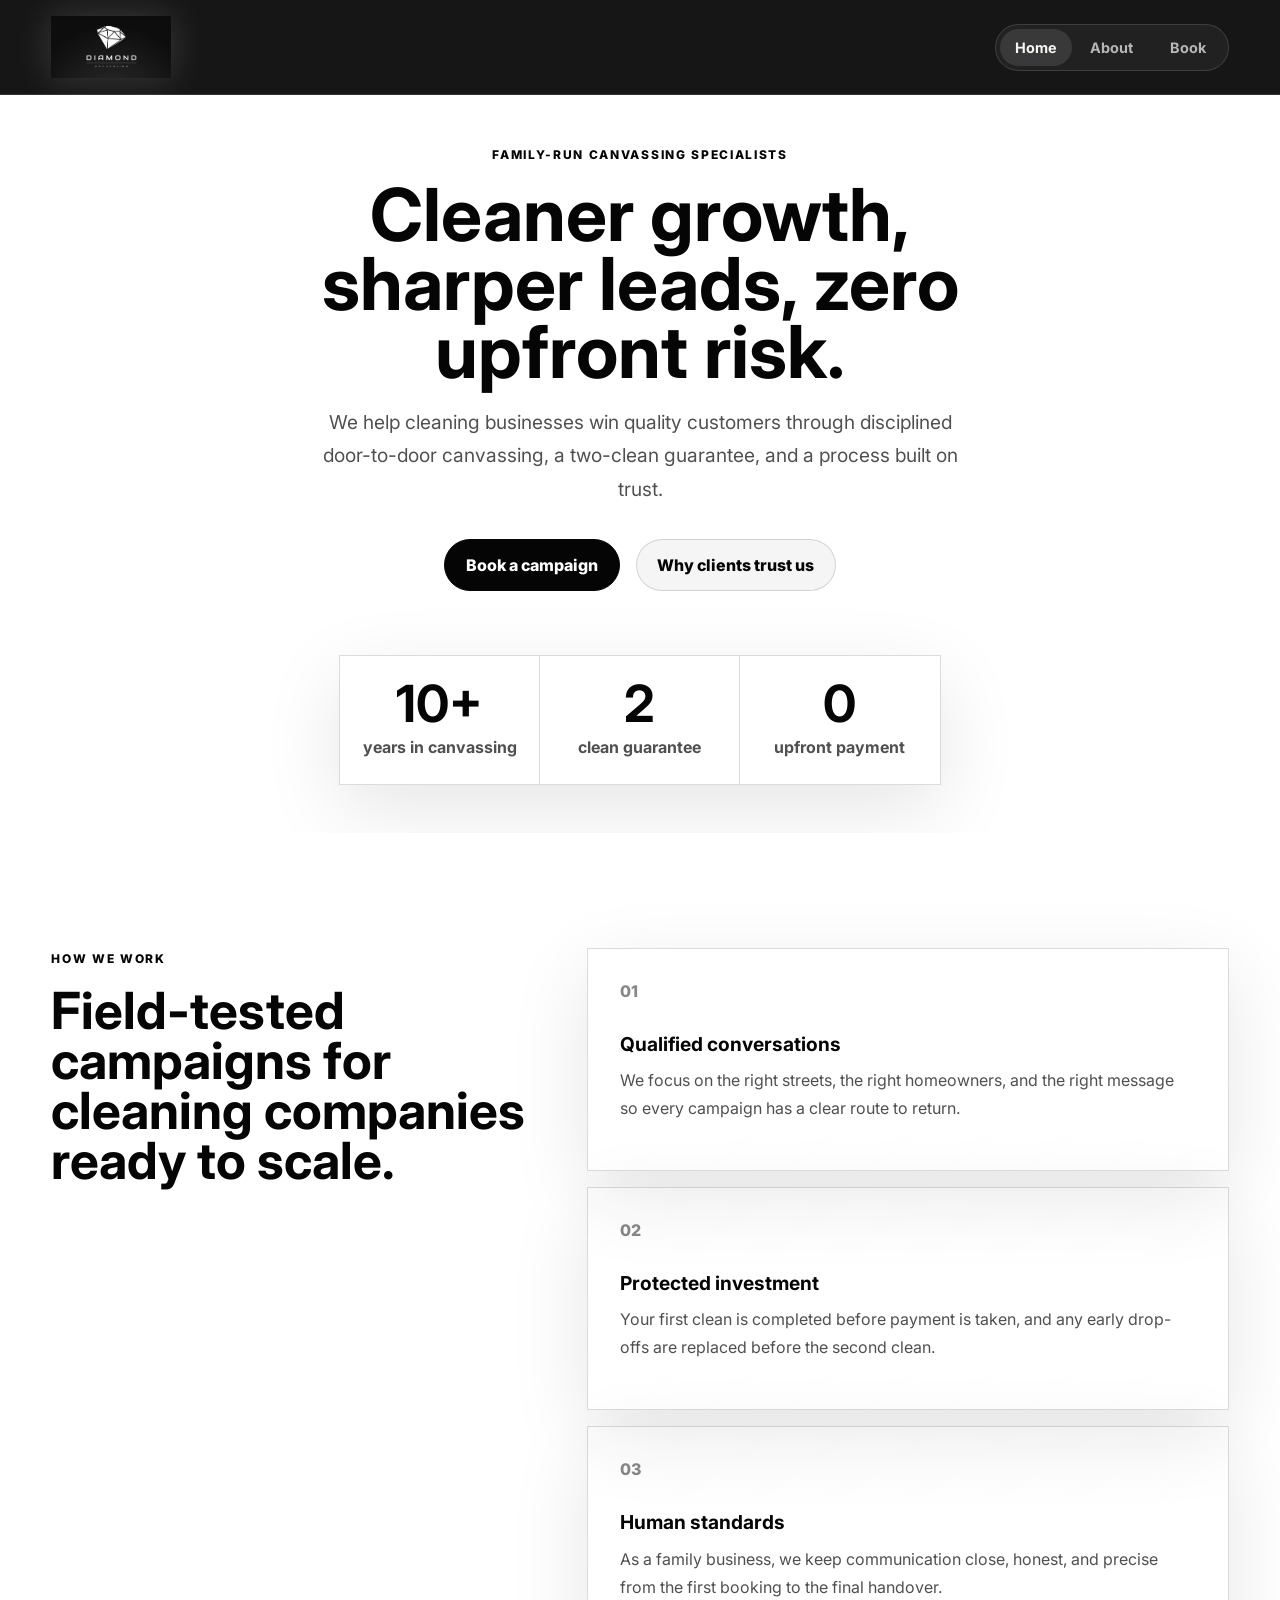
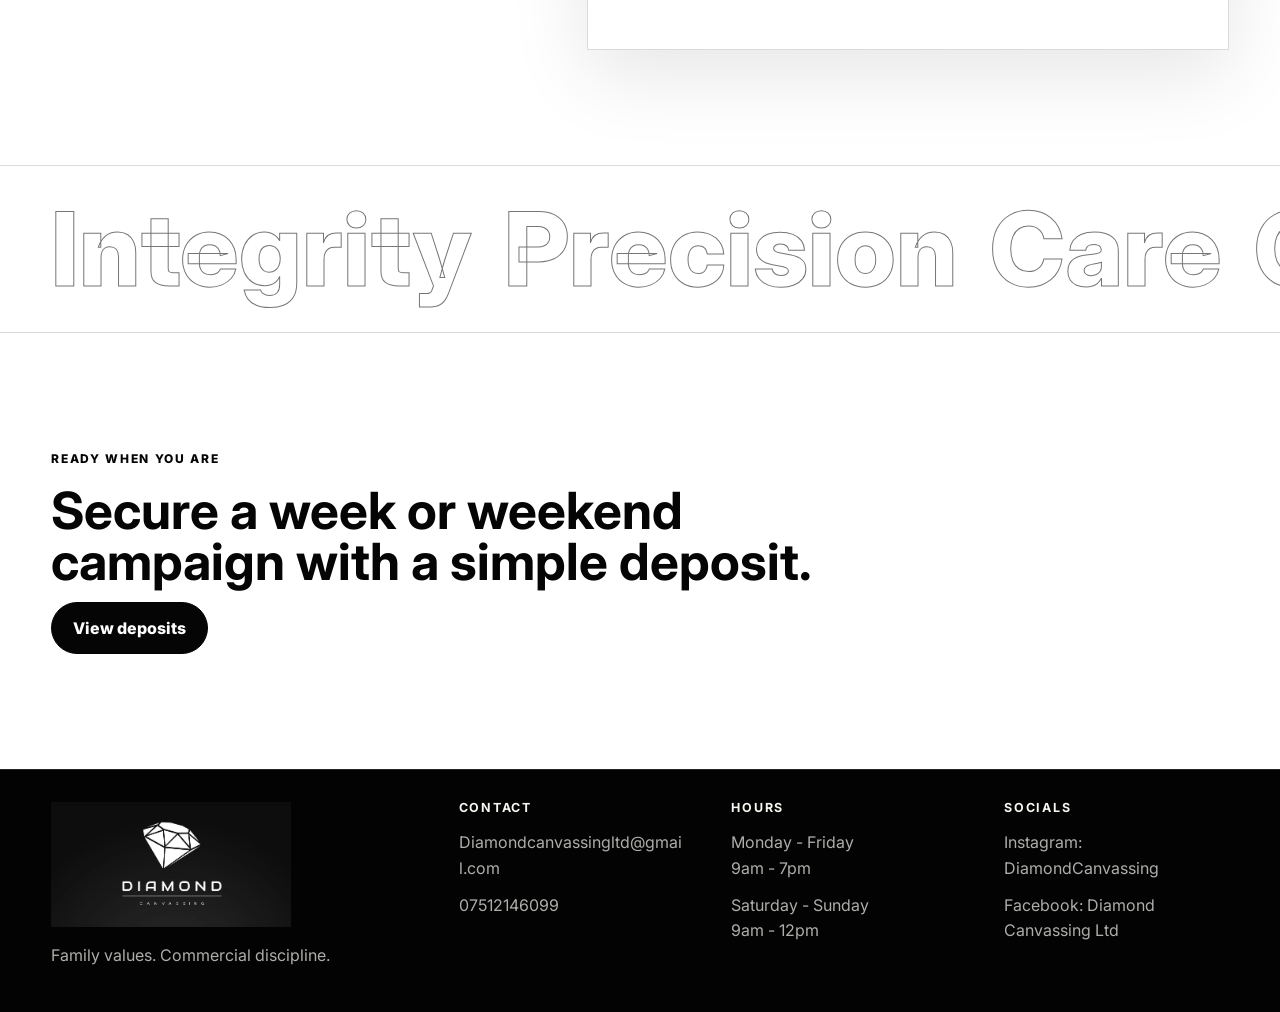
<file: index.html>
<!doctype html>
<html lang="en">
  <head>
    <meta charset="utf-8">
    <meta name="viewport" content="width=device-width, initial-scale=1">
    <title>Diamond Canvassing | Growth Canvassing That Protects Your Spend</title>
    <meta
      name="description"
      content="Diamond Canvassing is a family-run canvassing specialist with a two-clean guarantee, no upfront payment, and over a decade of proven field success."
    >
    <meta name="keywords" content="Diamond Canvassing, canvassing company, cleaning business canvassing, door to door canvassing, cleaning leads, window cleaning leads, canvassing services UK, family run canvassing">
    <meta name="author" content="Diamond Canvassing Ltd">
    <meta name="robots" content="index, follow, max-image-preview:large">
    <meta name="theme-color" content="#030303">
    <link rel="canonical" href="https://diamondcanvassing.co.uk/">
    <link rel="icon" type="image/jpeg" href="favicon.jpg">
    <link rel="apple-touch-icon" href="favicon.jpg">
    <link rel="manifest" href="site.webmanifest">
    <meta property="og:type" content="website">
    <meta property="og:site_name" content="Diamond Canvassing">
    <meta property="og:title" content="Diamond Canvassing | Cleaning Business Canvassing">
    <meta property="og:description" content="Family-run canvassing specialists helping cleaning businesses win quality customers with no upfront payment and a two-clean guarantee.">
    <meta property="og:url" content="https://diamondcanvassing.co.uk/">
    <meta property="og:image" content="https://diamondcanvassing.co.uk/diamond-canvassing-logo.jpg">
    <meta property="og:image:alt" content="Diamond Canvassing logo">
    <meta name="twitter:card" content="summary_large_image">
    <meta name="twitter:title" content="Diamond Canvassing | Growth Canvassing That Protects Your Spend">
    <meta name="twitter:description" content="Field-tested canvassing for cleaning businesses, backed by a two-clean guarantee and no upfront payment.">
    <meta name="twitter:image" content="https://diamondcanvassing.co.uk/diamond-canvassing-logo.jpg">
    <link rel="preconnect" href="https://fonts.googleapis.com">
    <link rel="preconnect" href="https://fonts.gstatic.com" crossorigin>
    <link href="https://fonts.googleapis.com/css2?family=Inter:wght@400;500;600;700;800&display=swap" rel="stylesheet">
    <script>document.documentElement.classList.add("js-enabled");</script>
    <link rel="stylesheet" href="styles.css">
    <script type="application/ld+json">
      {
        "@context": "https://schema.org",
        "@type": "LocalBusiness",
        "@id": "https://diamondcanvassing.co.uk/#business",
        "name": "Diamond Canvassing Ltd",
        "url": "https://diamondcanvassing.co.uk/",
        "logo": "https://diamondcanvassing.co.uk/diamond-canvassing-logo.jpg",
        "image": "https://diamondcanvassing.co.uk/hero-canvassing.png",
        "email": "Diamondcanvassingltd@gmail.com",
        "telephone": "+447512146099",
        "description": "Family-run canvassing specialists helping cleaning businesses win quality customers with no upfront payment and a two-clean guarantee.",
        "sameAs": [
          "https://www.instagram.com/DiamondCanvassing",
          "https://www.facebook.com/DiamondCanvassingLtd"
        ],
        "openingHoursSpecification": [
          {
            "@type": "OpeningHoursSpecification",
            "dayOfWeek": ["Monday", "Tuesday", "Wednesday", "Thursday", "Friday"],
            "opens": "09:00",
            "closes": "19:00"
          },
          {
            "@type": "OpeningHoursSpecification",
            "dayOfWeek": ["Saturday", "Sunday"],
            "opens": "09:00",
            "closes": "12:00"
          }
        ],
        "areaServed": "United Kingdom",
        "priceRange": "£150-£200"
      }
    </script>
  </head>
  <body>
    <header class="site-header">
      <a class="brand" href="index.html" aria-label="Diamond Canvassing home">
        <img class="brand-logo" src="diamond-canvassing-logo.jpg" alt="Diamond Canvassing">
      </a>
      <nav class="nav" aria-label="Primary navigation">
        <a class="is-active" href="index.html">Home</a>
        <a href="about.html">About</a>
        <a href="book.html">Book</a>
      </nav>
    </header>

    <main>
      <section class="hero">
        <div class="hero-media" aria-hidden="true">
          <img src="hero-canvassing.png" alt="Diamond Canvassing field consultant visiting a residential property for a canvassing campaign">
        </div>
        <div class="hero-overlay"></div>
        <div class="hero-content reveal">
          <p class="eyebrow">Family-run canvassing specialists</p>
          <h1>Cleaner growth, sharper leads, zero upfront risk.</h1>
          <p class="hero-copy">
            We help cleaning businesses win quality customers through disciplined door-to-door canvassing, a two-clean guarantee, and a process built on trust.
          </p>
          <div class="hero-actions">
            <a class="button primary" href="book.html#booking-form">Book a campaign</a>
            <a class="button ghost" href="about.html">Why clients trust us</a>
          </div>
        </div>
        <div class="hero-stats reveal" data-delay="120">
          <div>
            <strong>10+</strong>
            <span>years in canvassing</span>
          </div>
          <div>
            <strong>2</strong>
            <span>clean guarantee</span>
          </div>
          <div>
            <strong>0</strong>
            <span>upfront payment</span>
          </div>
        </div>
      </section>

      <section class="section split">
        <div class="section-copy reveal">
          <p class="eyebrow">How we work</p>
          <h2>Field-tested campaigns for cleaning companies ready to scale.</h2>
        </div>
        <div class="feature-grid">
          <article class="feature-card reveal" data-delay="60">
            <span class="feature-number">01</span>
            <h3>Qualified conversations</h3>
            <p>We focus on the right streets, the right homeowners, and the right message so every campaign has a clear route to return.</p>
          </article>
          <article class="feature-card reveal" data-delay="120">
            <span class="feature-number">02</span>
            <h3>Protected investment</h3>
            <p>Your first clean is completed before payment is taken, and any early drop-offs are replaced before the second clean.</p>
          </article>
          <article class="feature-card reveal" data-delay="180">
            <span class="feature-number">03</span>
            <h3>Human standards</h3>
            <p>As a family business, we keep communication close, honest, and precise from the first booking to the final handover.</p>
          </article>
        </div>
      </section>

      <section class="section band">
        <div class="marquee" aria-label="Company values">
          <span>Integrity</span>
          <span>Precision</span>
          <span>Care</span>
          <span>Growth</span>
          <span>Consistency</span>
          <span>Integrity</span>
          <span>Precision</span>
          <span>Care</span>
          <span>Growth</span>
          <span>Consistency</span>
        </div>
      </section>

      <section class="section cta reveal">
        <p class="eyebrow">Ready when you are</p>
        <h2>Secure a week or weekend campaign with a simple deposit.</h2>
        <a class="button primary" href="book.html#booking-form">View deposits</a>
      </section>
    </main>

    <footer class="footer">
      <div class="footer-brand">
        <a href="index.html" aria-label="Diamond Canvassing home">
          <img src="diamond-canvassing-logo.jpg" alt="Diamond Canvassing">
        </a>
        <p>Family values. Commercial discipline.</p>
      </div>
      <div>
        <h2>Contact</h2>
        <a href="mailto:Diamondcanvassingltd@gmail.com">Diamondcanvassingltd@gmail.com</a>
        <a href="tel:+447512146099">07512146099</a>
      </div>
      <div>
        <h2>Hours</h2>
        <p>Monday - Friday<br>9am - 7pm</p>
        <p>Saturday - Sunday<br>9am - 12pm</p>
      </div>
      <div>
        <h2>Socials</h2>
        <a href="https://www.instagram.com/DiamondCanvassing" target="_blank" rel="noreferrer">Instagram: DiamondCanvassing</a>
        <a href="https://www.facebook.com/DiamondCanvassingLtd" target="_blank" rel="noreferrer">Facebook: Diamond Canvassing Ltd</a>
      </div>
    </footer>

    <script src="script.js"></script>
  </body>
</html>
</file>
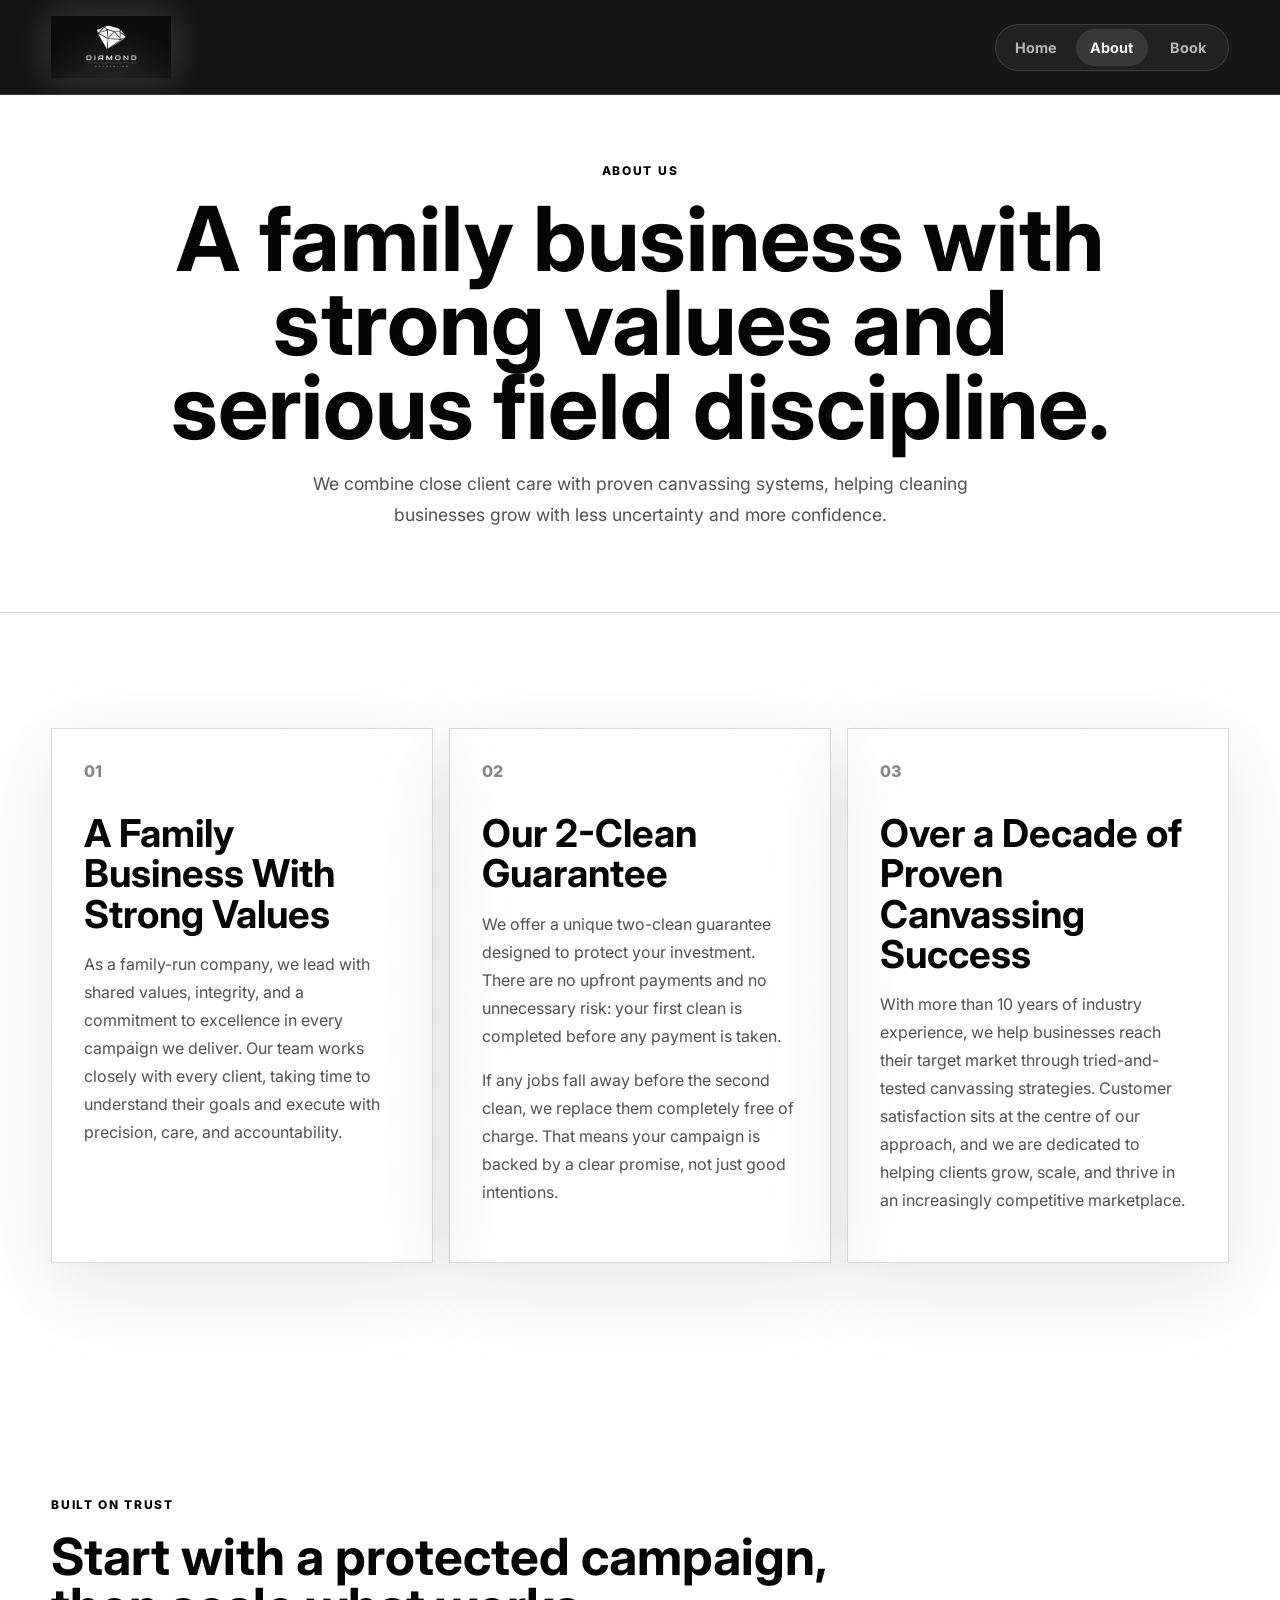
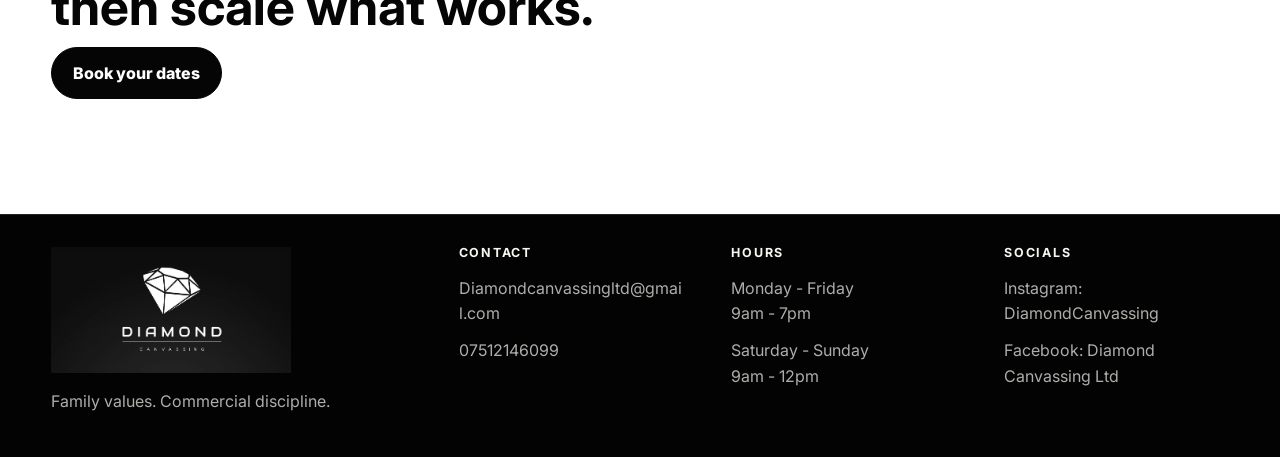
<file: about.html>
<!doctype html>
<html lang="en">
  <head>
    <meta charset="utf-8">
    <meta name="viewport" content="width=device-width, initial-scale=1">
    <title>About Us | Diamond Canvassing</title>
    <meta
      name="description"
      content="Learn about Diamond Canvassing, a family-run canvassing company with a two-clean guarantee and over a decade of proven success."
    >
    <meta name="keywords" content="about Diamond Canvassing, family run canvassing company, two clean guarantee, cleaning business growth, professional canvassing">
    <meta name="author" content="Diamond Canvassing Ltd">
    <meta name="robots" content="index, follow, max-image-preview:large">
    <meta name="theme-color" content="#030303">
    <link rel="canonical" href="https://diamondcanvassing.co.uk/about.html">
    <link rel="icon" type="image/jpeg" href="favicon.jpg">
    <link rel="apple-touch-icon" href="favicon.jpg">
    <link rel="manifest" href="site.webmanifest">
    <meta property="og:type" content="website">
    <meta property="og:site_name" content="Diamond Canvassing">
    <meta property="og:title" content="About Diamond Canvassing | Family-Run Canvassing Specialists">
    <meta property="og:description" content="A family-run canvassing company built on integrity, care, and more than 10 years of proven field success.">
    <meta property="og:url" content="https://diamondcanvassing.co.uk/about.html">
    <meta property="og:image" content="https://diamondcanvassing.co.uk/diamond-canvassing-logo.jpg">
    <meta property="og:image:alt" content="Diamond Canvassing logo">
    <meta name="twitter:card" content="summary_large_image">
    <meta name="twitter:title" content="About Diamond Canvassing">
    <meta name="twitter:description" content="Family-run canvassing specialists with strong values, proven experience, and a two-clean guarantee.">
    <meta name="twitter:image" content="https://diamondcanvassing.co.uk/diamond-canvassing-logo.jpg">
    <link rel="preconnect" href="https://fonts.googleapis.com">
    <link rel="preconnect" href="https://fonts.gstatic.com" crossorigin>
    <link href="https://fonts.googleapis.com/css2?family=Inter:wght@400;500;600;700;800&display=swap" rel="stylesheet">
    <script>document.documentElement.classList.add("js-enabled");</script>
    <link rel="stylesheet" href="styles.css">
    <script type="application/ld+json">
      {
        "@context": "https://schema.org",
        "@type": "AboutPage",
        "@id": "https://diamondcanvassing.co.uk/about.html#about",
        "url": "https://diamondcanvassing.co.uk/about.html",
        "name": "About Diamond Canvassing",
        "description": "Diamond Canvassing is a family-run canvassing company with strong values, a two-clean guarantee, and more than 10 years of proven canvassing success.",
        "isPartOf": {
          "@type": "WebSite",
          "name": "Diamond Canvassing",
          "url": "https://diamondcanvassing.co.uk/"
        },
        "about": {
          "@type": "LocalBusiness",
          "@id": "https://diamondcanvassing.co.uk/#business",
          "name": "Diamond Canvassing Ltd",
          "email": "Diamondcanvassingltd@gmail.com",
          "telephone": "+447512146099"
        }
      }
    </script>
  </head>
  <body>
    <header class="site-header">
      <a class="brand" href="index.html" aria-label="Diamond Canvassing home">
        <img class="brand-logo" src="diamond-canvassing-logo.jpg" alt="Diamond Canvassing">
      </a>
      <nav class="nav" aria-label="Primary navigation">
        <a href="index.html">Home</a>
        <a class="is-active" href="about.html">About</a>
        <a href="book.html">Book</a>
      </nav>
    </header>

    <main>
      <section class="page-hero reveal">
        <p class="eyebrow">About us</p>
        <h1>A family business with strong values and serious field discipline.</h1>
        <p>
          We combine close client care with proven canvassing systems, helping cleaning businesses grow with less uncertainty and more confidence.
        </p>
      </section>

      <section class="section story-grid">
        <article class="story-panel reveal">
          <span class="feature-number">01</span>
          <h2>A Family Business With Strong Values</h2>
          <p>
            As a family-run company, we lead with shared values, integrity, and a commitment to excellence in every campaign we deliver. Our team works closely with every client, taking time to understand their goals and execute with precision, care, and accountability.
          </p>
        </article>
        <article class="story-panel reveal" data-delay="80">
          <span class="feature-number">02</span>
          <h2>Our 2-Clean Guarantee</h2>
          <p>
            We offer a unique two-clean guarantee designed to protect your investment. There are no upfront payments and no unnecessary risk: your first clean is completed before any payment is taken.
          </p>
          <p>
            If any jobs fall away before the second clean, we replace them completely free of charge. That means your campaign is backed by a clear promise, not just good intentions.
          </p>
        </article>
        <article class="story-panel reveal" data-delay="160">
          <span class="feature-number">03</span>
          <h2>Over a Decade of Proven Canvassing Success</h2>
          <p>
            With more than 10 years of industry experience, we help businesses reach their target market through tried-and-tested canvassing strategies. Customer satisfaction sits at the centre of our approach, and we are dedicated to helping clients grow, scale, and thrive in an increasingly competitive marketplace.
          </p>
        </article>
      </section>

      <section class="section cta reveal">
        <p class="eyebrow">Built on trust</p>
        <h2>Start with a protected campaign, then scale what works.</h2>
        <a class="button primary" href="book.html#booking-form">Book your dates</a>
      </section>
    </main>

    <footer class="footer">
      <div class="footer-brand">
        <a href="index.html" aria-label="Diamond Canvassing home">
          <img src="diamond-canvassing-logo.jpg" alt="Diamond Canvassing">
        </a>
        <p>Family values. Commercial discipline.</p>
      </div>
      <div>
        <h2>Contact</h2>
        <a href="mailto:Diamondcanvassingltd@gmail.com">Diamondcanvassingltd@gmail.com</a>
        <a href="tel:+447512146099">07512146099</a>
      </div>
      <div>
        <h2>Hours</h2>
        <p>Monday - Friday<br>9am - 7pm</p>
        <p>Saturday - Sunday<br>9am - 12pm</p>
      </div>
      <div>
        <h2>Socials</h2>
        <a href="https://www.instagram.com/DiamondCanvassing" target="_blank" rel="noreferrer">Instagram: DiamondCanvassing</a>
        <a href="https://www.facebook.com/DiamondCanvassingLtd" target="_blank" rel="noreferrer">Facebook: Diamond Canvassing Ltd</a>
      </div>
    </footer>

    <script src="script.js"></script>
  </body>
</html>
</file>
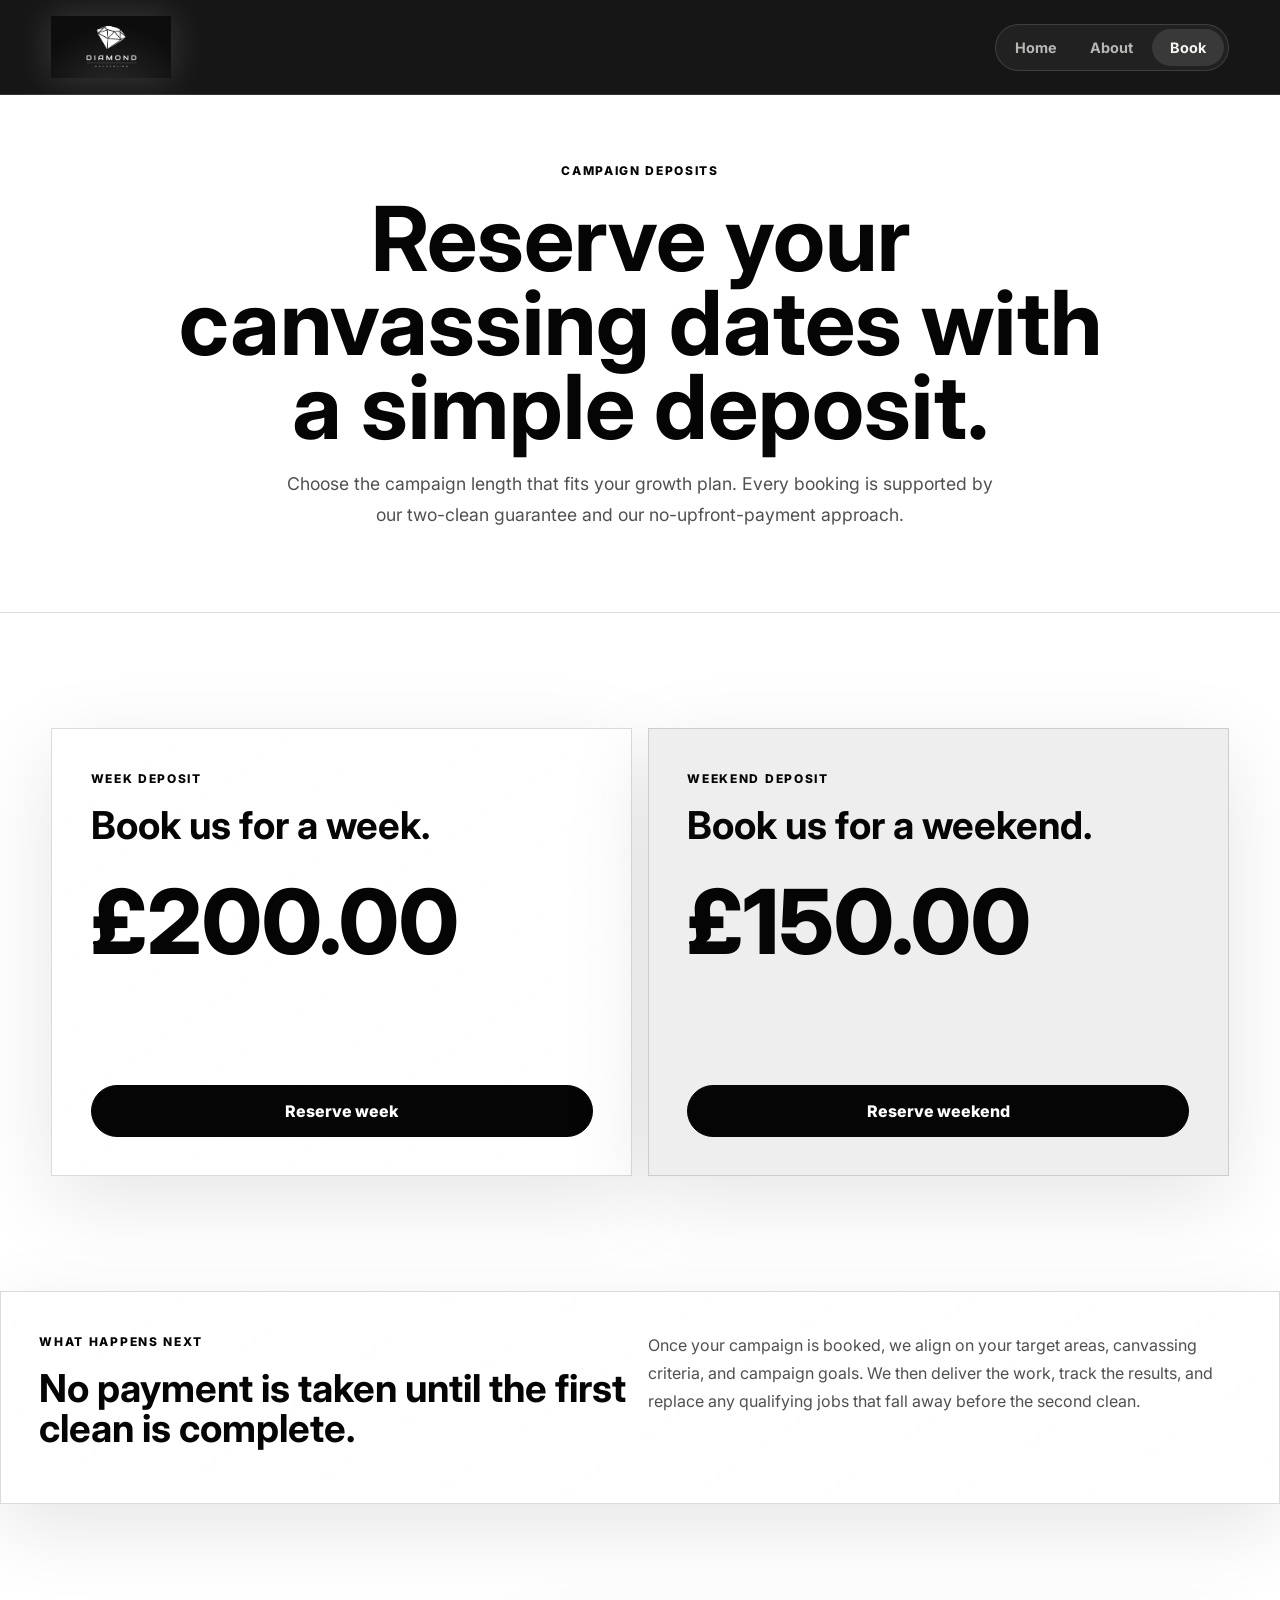
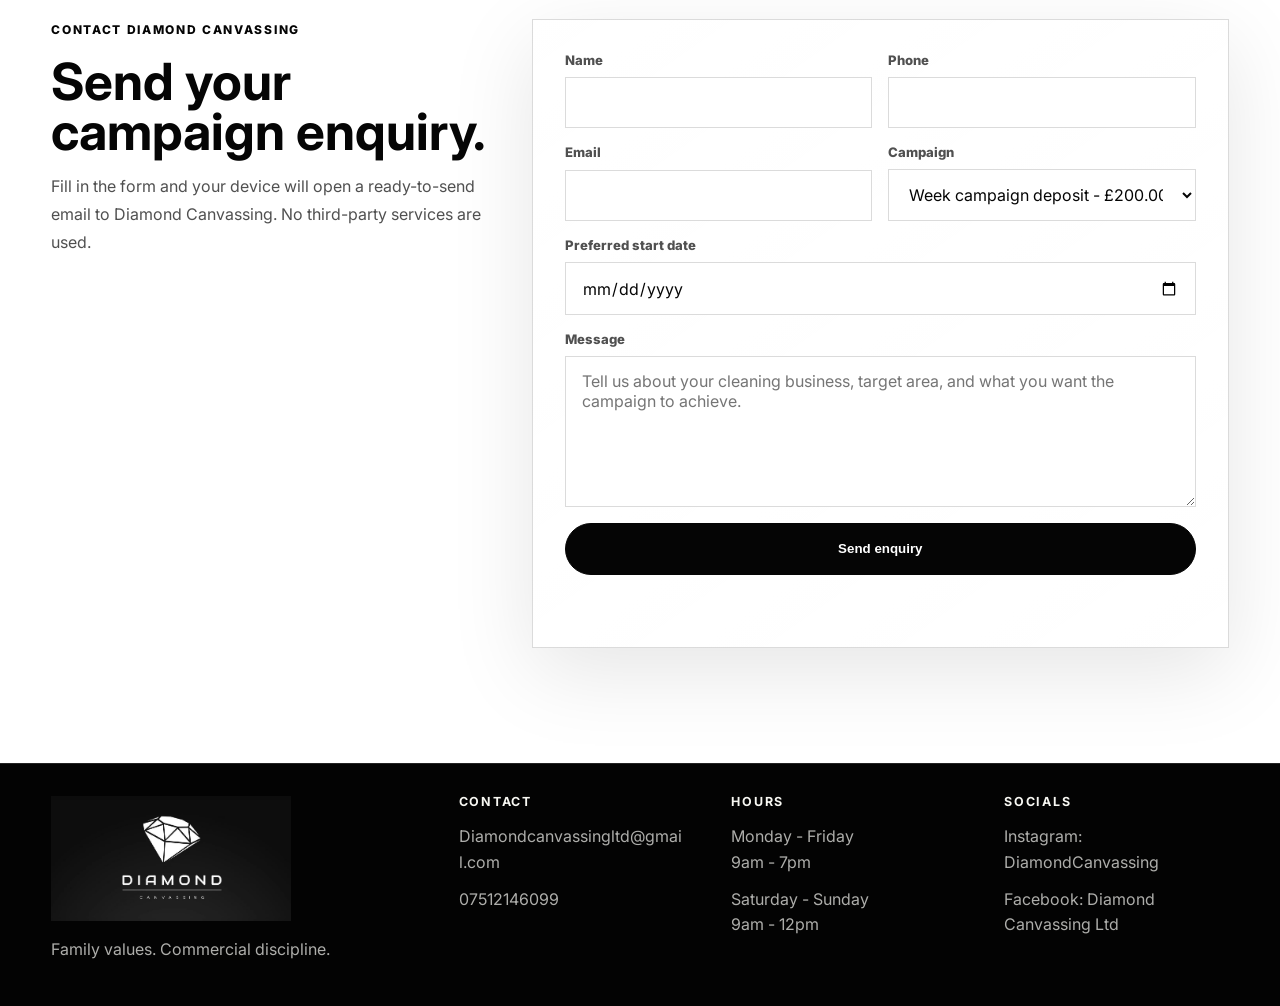
<file: book.html>
<!doctype html>
<html lang="en">
  <head>
    <meta charset="utf-8">
    <meta name="viewport" content="width=device-width, initial-scale=1">
    <title>Book a Campaign | Diamond Canvassing</title>
    <meta
      name="description"
      content="Book a week or weekend canvassing campaign with Diamond Canvassing. Simple deposits, protected by our two-clean guarantee."
    >
    <meta name="keywords" content="book canvassing campaign, Diamond Canvassing deposit, cleaning leads, canvassing booking, week canvassing deposit, weekend canvassing deposit">
    <meta name="author" content="Diamond Canvassing Ltd">
    <meta name="robots" content="index, follow, max-image-preview:large">
    <meta name="theme-color" content="#030303">
    <link rel="canonical" href="https://diamondcanvassing.co.uk/book.html">
    <link rel="icon" type="image/jpeg" href="favicon.jpg">
    <link rel="apple-touch-icon" href="favicon.jpg">
    <link rel="manifest" href="site.webmanifest">
    <meta property="og:type" content="website">
    <meta property="og:site_name" content="Diamond Canvassing">
    <meta property="og:title" content="Book Diamond Canvassing | Week and Weekend Deposits">
    <meta property="og:description" content="Reserve a week or weekend canvassing campaign for your cleaning business, protected by Diamond Canvassing's two-clean guarantee.">
    <meta property="og:url" content="https://diamondcanvassing.co.uk/book.html">
    <meta property="og:image" content="https://diamondcanvassing.co.uk/diamond-canvassing-logo.jpg">
    <meta property="og:image:alt" content="Diamond Canvassing logo">
    <meta name="twitter:card" content="summary_large_image">
    <meta name="twitter:title" content="Book Diamond Canvassing">
    <meta name="twitter:description" content="Reserve a week or weekend canvassing campaign with a simple deposit.">
    <meta name="twitter:image" content="https://diamondcanvassing.co.uk/diamond-canvassing-logo.jpg">
    <link rel="preconnect" href="https://fonts.googleapis.com">
    <link rel="preconnect" href="https://fonts.gstatic.com" crossorigin>
    <link href="https://fonts.googleapis.com/css2?family=Inter:wght@400;500;600;700;800&display=swap" rel="stylesheet">
    <script>document.documentElement.classList.add("js-enabled");</script>
    <link rel="stylesheet" href="styles.css">
    <script type="application/ld+json">
      {
        "@context": "https://schema.org",
        "@type": "ContactPage",
        "@id": "https://diamondcanvassing.co.uk/book.html#contact",
        "url": "https://diamondcanvassing.co.uk/book.html",
        "name": "Book Diamond Canvassing",
        "description": "Book a week or weekend canvassing campaign with Diamond Canvassing.",
        "mainEntity": {
          "@type": "LocalBusiness",
          "@id": "https://diamondcanvassing.co.uk/#business",
          "name": "Diamond Canvassing Ltd",
          "email": "Diamondcanvassingltd@gmail.com",
          "telephone": "+447512146099",
          "priceRange": "£150-£200"
        }
      }
    </script>
  </head>
  <body>
    <header class="site-header">
      <a class="brand" href="index.html" aria-label="Diamond Canvassing home">
        <img class="brand-logo" src="diamond-canvassing-logo.jpg" alt="Diamond Canvassing">
      </a>
      <nav class="nav" aria-label="Primary navigation">
        <a href="index.html">Home</a>
        <a href="about.html">About</a>
        <a class="is-active" href="book.html">Book</a>
      </nav>
    </header>

    <main>
      <section class="page-hero reveal">
        <p class="eyebrow">Campaign deposits</p>
        <h1>Reserve your canvassing dates with a simple deposit.</h1>
        <p>
          Choose the campaign length that fits your growth plan. Every booking is supported by our two-clean guarantee and our no-upfront-payment approach.
        </p>
      </section>

      <section class="section pricing-grid">
        <article class="price-card reveal">
          <div>
            <p class="eyebrow">Week deposit</p>
            <h2>Book us for a week.</h2>
            <p class="price">£200.00</p>
          </div>
          <a class="button primary js-campaign-link" href="#booking-form" data-campaign="Week campaign deposit - £200.00">Reserve week</a>
        </article>
        <article class="price-card featured reveal" data-delay="100">
          <div>
            <p class="eyebrow">Weekend deposit</p>
            <h2>Book us for a weekend.</h2>
            <p class="price">£150.00</p>
          </div>
          <a class="button primary js-campaign-link" href="#booking-form" data-campaign="Weekend campaign deposit - £150.00">Reserve weekend</a>
        </article>
      </section>

      <section class="section assurance reveal">
        <div>
          <p class="eyebrow">What happens next</p>
          <h2>No payment is taken until the first clean is complete.</h2>
        </div>
        <p>
          Once your campaign is booked, we align on your target areas, canvassing criteria, and campaign goals. We then deliver the work, track the results, and replace any qualifying jobs that fall away before the second clean.
        </p>
      </section>

      <section class="section contact-section reveal" id="booking-form">
        <div class="section-copy">
          <p class="eyebrow">Contact Diamond Canvassing</p>
          <h2>Send your campaign enquiry.</h2>
          <p>
            Fill in the form and your device will open a ready-to-send email to Diamond Canvassing. No third-party services are used.
          </p>
        </div>
        <form class="contact-form" action="mailto:Diamondcanvassingltd@gmail.com" method="post" enctype="text/plain">
          <div class="form-grid">
            <label>
              <span>Name</span>
              <input type="text" name="name" autocomplete="name" required>
            </label>
            <label>
              <span>Phone</span>
              <input type="tel" name="phone" autocomplete="tel" required>
            </label>
            <label>
              <span>Email</span>
              <input type="email" name="email" autocomplete="email" required>
            </label>
            <label>
              <span>Campaign</span>
              <select name="campaign" id="campaign">
                <option>Week campaign deposit - £200.00</option>
                <option>Weekend campaign deposit - £150.00</option>
                <option>General canvassing enquiry</option>
              </select>
            </label>
          </div>
          <label>
            <span>Preferred start date</span>
            <input type="date" name="preferred_date">
          </label>
          <label>
            <span>Message</span>
            <textarea name="message" rows="6" placeholder="Tell us about your cleaning business, target area, and what you want the campaign to achieve." required></textarea>
          </label>
          <button class="button primary" type="submit">Send enquiry</button>
          <p class="form-note" role="status" aria-live="polite"></p>
        </form>
      </section>
    </main>

    <footer class="footer">
      <div class="footer-brand">
        <a href="index.html" aria-label="Diamond Canvassing home">
          <img src="diamond-canvassing-logo.jpg" alt="Diamond Canvassing">
        </a>
        <p>Family values. Commercial discipline.</p>
      </div>
      <div>
        <h2>Contact</h2>
        <a href="mailto:Diamondcanvassingltd@gmail.com">Diamondcanvassingltd@gmail.com</a>
        <a href="tel:+447512146099">07512146099</a>
      </div>
      <div>
        <h2>Hours</h2>
        <p>Monday - Friday<br>9am - 7pm</p>
        <p>Saturday - Sunday<br>9am - 12pm</p>
      </div>
      <div>
        <h2>Socials</h2>
        <a href="https://www.instagram.com/DiamondCanvassing" target="_blank" rel="noreferrer">Instagram: DiamondCanvassing</a>
        <a href="https://www.facebook.com/DiamondCanvassingLtd" target="_blank" rel="noreferrer">Facebook: Diamond Canvassing Ltd</a>
      </div>
    </footer>

    <script src="script.js"></script>
  </body>
</html>
</file>
<file: styles.css>
:root {
  color-scheme: light;
  --bg: #ffffff;
  --panel: #f6f6f6;
  --panel-soft: #eeeeee;
  --line: rgba(5, 5, 5, 0.14);
  --text: #050505;
  --muted: rgba(5, 5, 5, 0.7);
  --dim: rgba(5, 5, 5, 0.48);
  --accent: #050505;
  --accent-2: #050505;
  --shadow: rgba(0, 0, 0, 0.1);
  font-family: Inter, ui-sans-serif, system-ui, -apple-system, BlinkMacSystemFont, "Segoe UI", sans-serif;
}

* {
  box-sizing: border-box;
}

html {
  background: var(--bg);
  scroll-behavior: smooth;
}

body {
  min-width: 320px;
  margin: 0;
  color: var(--text);
  background: var(--bg);
}

body::before {
  position: fixed;
  inset: 0;
  z-index: -1;
  pointer-events: none;
  content: "";
  background-image:
    linear-gradient(rgba(5, 5, 5, 0.035) 1px, transparent 1px),
    linear-gradient(90deg, rgba(5, 5, 5, 0.035) 1px, transparent 1px);
  background-size: 68px 68px;
  mask-image: linear-gradient(to bottom, rgba(0, 0, 0, 0.8), transparent 78%);
}

a {
  color: inherit;
  text-decoration: none;
}

img {
  display: block;
  max-width: 100%;
}

.site-header {
  position: fixed;
  top: 0;
  left: 0;
  right: 0;
  z-index: 20;
  display: flex;
  align-items: center;
  justify-content: space-between;
  gap: 1rem;
  padding: 1rem clamp(1rem, 4vw, 3.5rem);
  color: #f7f7f2;
  background: rgba(3, 3, 3, 0.92);
  border-bottom: 1px solid rgba(255, 255, 255, 0.13);
  backdrop-filter: blur(18px);
}

.brand {
  display: inline-flex;
  align-items: center;
  flex: 0 0 auto;
}

.brand-logo {
  width: clamp(8.6rem, 15vw, 12.5rem);
  height: 3.9rem;
  object-fit: contain;
  object-position: left center;
  filter: drop-shadow(0 0 18px rgba(255, 255, 255, 0.16));
}

.nav {
  display: flex;
  align-items: center;
  gap: 0.25rem;
  padding: 0.25rem;
  color: rgba(247, 247, 242, 0.7);
  background: rgba(255, 255, 255, 0.05);
  border: 1px solid rgba(255, 255, 255, 0.13);
  border-radius: 999px;
}

.nav a {
  min-width: 4.5rem;
  padding: 0.62rem 0.9rem;
  border-radius: 999px;
  text-align: center;
  font-size: 0.9rem;
  font-weight: 700;
  transition: color 180ms ease, background 180ms ease;
}

.nav a:hover,
.nav .is-active {
  color: #f7f7f2;
  background: rgba(255, 255, 255, 0.11);
}

.hero {
  position: relative;
  display: grid;
  justify-items: center;
  min-height: 92vh;
  overflow: hidden;
  padding: 9rem clamp(1rem, 4vw, 3.5rem) 3rem;
  text-align: center;
}

.hero-media,
.hero-overlay {
  position: absolute;
  inset: 0;
}

.hero-media img {
  width: 100%;
  height: 100%;
  object-fit: cover;
  opacity: 0;
  animation: slowZoom 18s ease-in-out infinite alternate;
}

.hero-overlay {
  background: #ffffff;
}

.hero-content {
  position: relative;
  z-index: 2;
  align-self: center;
  width: min(100%, 78rem);
}

.eyebrow {
  margin: 0 0 1rem;
  color: var(--accent);
  font-size: 0.75rem;
  font-weight: 800;
  letter-spacing: 0.14em;
  text-transform: uppercase;
}

h1,
h2,
h3,
p {
  margin-top: 0;
}

h1 {
  max-width: 16ch;
  margin-right: auto;
  margin-left: auto;
  margin-bottom: 1.2rem;
  font-size: clamp(3rem, 5.7vw, 5.9rem);
  line-height: 0.94;
  letter-spacing: 0;
}

h2 {
  margin-bottom: 1rem;
  font-size: clamp(2rem, 4vw, 4.2rem);
  line-height: 0.98;
  letter-spacing: 0;
}

h3 {
  margin-bottom: 0.7rem;
  font-size: 1.2rem;
  line-height: 1.15;
}

p {
  color: var(--muted);
  line-height: 1.75;
}

.hero-copy {
  max-width: 650px;
  margin-right: auto;
  margin-left: auto;
  margin-bottom: 2rem;
  font-size: clamp(1.05rem, 1.5vw, 1.3rem);
}

.hero-actions,
.price-card,
.footer,
.assurance,
.split {
  display: flex;
  gap: 1rem;
}

.hero-actions {
  justify-content: center;
}

.button {
  display: inline-flex;
  align-items: center;
  justify-content: center;
  min-height: 3.25rem;
  padding: 0 1.3rem;
  border: 1px solid var(--line);
  border-radius: 999px;
  font-weight: 800;
  transition: transform 180ms ease, border-color 180ms ease, background 180ms ease;
}

.button:hover {
  transform: translateY(-2px);
}

.button.primary {
  color: #ffffff;
  background: #050505;
  border-color: #050505;
}

.button.ghost {
  color: var(--text);
  background: rgba(5, 5, 5, 0.04);
}

.hero-stats {
  position: relative;
  z-index: 2;
  align-self: end;
  display: grid;
  grid-template-columns: repeat(3, minmax(0, 1fr));
  max-width: 820px;
  margin-top: 4rem;
  border: 1px solid var(--line);
  background: rgba(255, 255, 255, 0.82);
  box-shadow: 0 24px 80px var(--shadow);
  backdrop-filter: blur(18px);
}

.hero-stats div {
  min-height: 8rem;
  padding: 1.4rem;
  border-right: 1px solid var(--line);
}

.hero-stats div:last-child {
  border-right: 0;
}

.hero-stats strong {
  display: block;
  margin-bottom: 0.5rem;
  font-size: clamp(2rem, 4vw, 4rem);
  line-height: 1;
}

.hero-stats span {
  color: var(--muted);
  font-weight: 700;
}

.section {
  padding: clamp(4rem, 9vw, 8rem) clamp(1rem, 4vw, 3.5rem);
}

.split {
  align-items: flex-start;
  justify-content: space-between;
}

.section-copy {
  position: sticky;
  top: 7rem;
  max-width: 520px;
}

.feature-grid,
.story-grid,
.pricing-grid,
.contact-section {
  display: grid;
  gap: 1rem;
}

.feature-grid {
  width: min(100%, 720px);
}

.feature-card,
.story-panel,
.price-card,
.assurance,
.contact-form {
  border: 1px solid var(--line);
  background: linear-gradient(145deg, rgba(255, 255, 255, 0.08), rgba(255, 255, 255, 0.03));
  box-shadow: 0 24px 80px var(--shadow);
}

.feature-card,
.story-panel {
  padding: clamp(1.25rem, 3vw, 2rem);
  min-height: 13rem;
  transition: transform 220ms ease, border-color 220ms ease;
}

.story-panel h2,
.price-card h2,
.assurance h2 {
  font-size: clamp(1.75rem, 3vw, 2.8rem);
  line-height: 1.05;
}

.feature-card:hover,
.story-panel:hover,
.price-card:hover {
  transform: translateY(-4px);
  border-color: rgba(215, 255, 95, 0.38);
}

.feature-number {
  display: block;
  margin-bottom: 2rem;
  color: var(--dim);
  font-weight: 800;
}

.band {
  padding-block: 2rem;
  overflow: hidden;
  border-block: 1px solid var(--line);
  background: #ffffff;
}

.marquee {
  display: flex;
  width: max-content;
  gap: 2rem;
  animation: marquee 22s linear infinite;
}

.marquee span {
  color: transparent;
  -webkit-text-stroke: 1px rgba(5, 5, 5, 0.55);
  font-size: clamp(2.6rem, 8vw, 7rem);
  font-weight: 800;
  line-height: 1;
}

.cta {
  max-width: 1000px;
}

.cta h2 {
  max-width: 800px;
}

.page-hero {
  padding: 10rem clamp(1rem, 4vw, 3.5rem) 4rem;
  border-bottom: 1px solid var(--line);
  background: #ffffff;
  text-align: center;
}

.page-hero h1 {
  max-width: 980px;
  margin-right: auto;
  margin-left: auto;
  font-size: clamp(3rem, 7vw, 6.8rem);
}

.page-hero p:not(.eyebrow) {
  max-width: 720px;
  margin-right: auto;
  margin-left: auto;
  font-size: 1.1rem;
}

.story-grid {
  grid-template-columns: repeat(3, minmax(0, 1fr));
}

.story-panel {
  min-height: 32rem;
}

.pricing-grid {
  grid-template-columns: repeat(2, minmax(0, 1fr));
}

.price-card {
  min-height: 28rem;
  flex-direction: column;
  justify-content: space-between;
  padding: clamp(1.4rem, 3vw, 2.5rem);
  transition: transform 220ms ease, border-color 220ms ease;
}

.price-card.featured {
  background: var(--panel-soft);
}

.price {
  margin: 2rem 0 0;
  color: var(--text);
  font-size: clamp(3rem, 7vw, 6rem);
  font-weight: 800;
  line-height: 1;
}

.assurance {
  align-items: flex-start;
  justify-content: space-between;
  padding: clamp(1.4rem, 3vw, 2.5rem);
}

.assurance div,
.assurance p {
  flex: 1;
}

.contact-section {
  grid-template-columns: minmax(18rem, 0.8fr) minmax(0, 1.2fr);
  align-items: start;
}

.contact-form {
  display: grid;
  gap: 1rem;
  padding: clamp(1.25rem, 3vw, 2rem);
}

.form-grid {
  display: grid;
  grid-template-columns: repeat(2, minmax(0, 1fr));
  gap: 1rem;
}

.contact-form label {
  display: grid;
  gap: 0.55rem;
}

.contact-form span {
  color: var(--muted);
  font-size: 0.82rem;
  font-weight: 800;
}

.contact-form input,
.contact-form select,
.contact-form textarea {
  width: 100%;
  min-height: 3.2rem;
  padding: 0.9rem 1rem;
  color: var(--text);
  background: rgba(255, 255, 255, 0.85);
  border: 1px solid var(--line);
  border-radius: 0;
  font: inherit;
}

.contact-form textarea {
  resize: vertical;
}

.contact-form input:focus,
.contact-form select:focus,
.contact-form textarea:focus {
  outline: 2px solid rgba(215, 255, 95, 0.6);
  outline-offset: 2px;
}

.form-note {
  min-height: 1.5rem;
  margin: 0;
  color: var(--accent);
}

.footer {
  display: grid;
  grid-template-columns: minmax(16rem, 1.6fr) repeat(3, minmax(0, 1fr));
  gap: clamp(1.5rem, 4vw, 3rem);
  padding: 2rem clamp(1rem, 4vw, 3.5rem);
  color: #f7f7f2;
  background: #030303;
  border-top: 1px solid rgba(255, 255, 255, 0.13);
}

.footer h2 {
  margin-bottom: 1rem;
  color: #f7f7f2;
  font-size: 0.78rem;
  line-height: 1;
  letter-spacing: 0.14em;
  text-transform: uppercase;
}

.footer p,
.footer a {
  display: block;
  margin: 0 0 0.7rem;
  color: rgba(247, 247, 242, 0.7);
  line-height: 1.6;
}

.footer a {
  overflow-wrap: anywhere;
  transition: color 180ms ease;
}

.footer a:hover {
  color: #f7f7f2;
}

.footer-brand img {
  width: min(100%, 15rem);
  height: auto;
  margin-bottom: 1rem;
}

.reveal {
  opacity: 1;
  transform: none;
}

.js-enabled .reveal {
  opacity: 0;
  transform: translateY(28px);
  transition: opacity 700ms ease, transform 700ms ease;
  transition-delay: var(--delay, 0ms);
}

.js-enabled .reveal.is-visible {
  opacity: 1;
  transform: translateY(0);
}

@keyframes slowZoom {
  from {
    transform: scale(1);
  }
  to {
    transform: scale(1.07);
  }
}

@keyframes marquee {
  from {
    transform: translateX(0);
  }
  to {
    transform: translateX(-50%);
  }
}

@media (prefers-reduced-motion: reduce) {
  *,
  *::before,
  *::after {
    animation-duration: 1ms !important;
    scroll-behavior: auto !important;
    transition-duration: 1ms !important;
  }

  .reveal {
    opacity: 1;
    transform: none;
  }
}

@media (max-width: 900px) {
  .site-header {
    align-items: flex-start;
    flex-direction: column;
  }

  .brand-logo {
    height: 3.25rem;
  }

  .nav {
    width: 100%;
  }

  .nav a {
    flex: 1;
    min-width: 0;
  }

  .hero {
    min-height: 100vh;
    padding-top: 11rem;
  }

  .hero-overlay {
    background: #ffffff;
  }

  .split,
  .assurance {
    flex-direction: column;
  }

  .section-copy {
    position: static;
  }

  .story-grid,
  .pricing-grid,
  .contact-section,
  .footer {
    grid-template-columns: 1fr;
  }

  .story-panel,
  .price-card {
    min-height: auto;
  }
}

@media (max-width: 640px) {
  .hero-actions,
  .footer {
    flex-direction: column;
  }

  .hero-stats {
    grid-template-columns: 1fr;
  }

  .hero-stats div {
    min-height: 6.5rem;
    border-right: 0;
    border-bottom: 1px solid var(--line);
  }

  .hero-stats div:last-child {
    border-bottom: 0;
  }

  h1 {
    font-size: clamp(2.6rem, 14vw, 4rem);
  }

  .button {
    width: 100%;
  }

  .form-grid {
    grid-template-columns: 1fr;
  }
}
</file>
